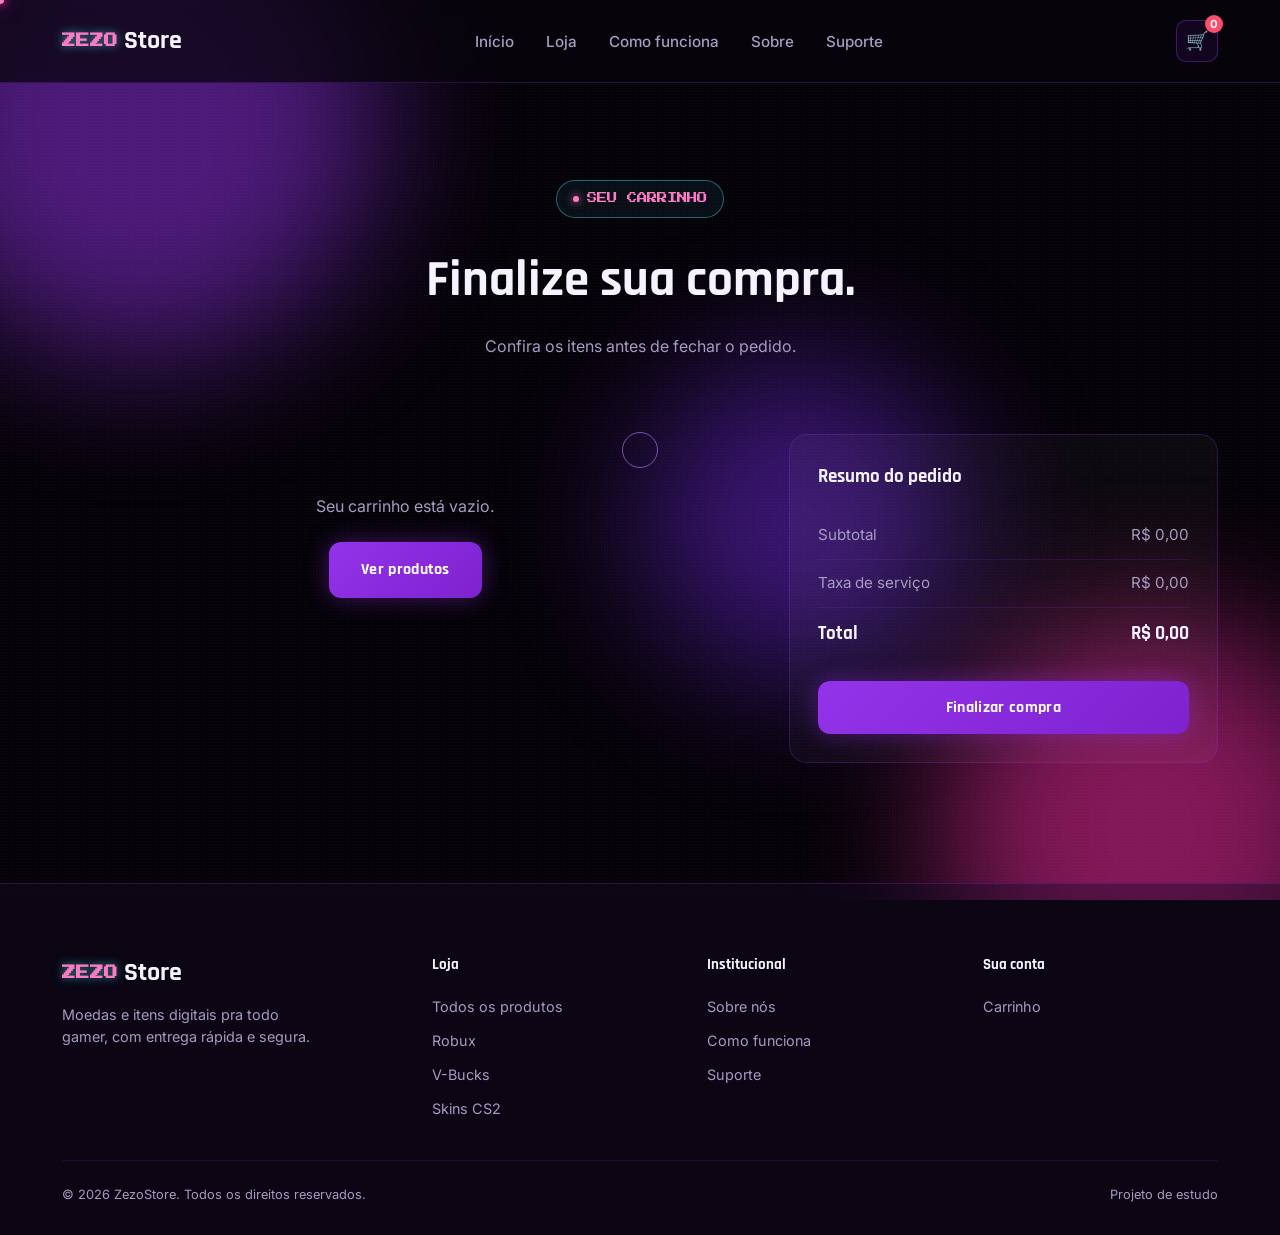
<file: carrinho.html>
<!DOCTYPE html>
<html lang="pt-BR">
<head>
  <meta charset="UTF-8" />
  <meta name="viewport" content="width=device-width, initial-scale=1.0" />
  <title>Carrinho — ZezoStore</title>
  <link rel="preconnect" href="https://fonts.googleapis.com" />
  <link rel="preconnect" href="https://fonts.gstatic.com" crossorigin />
  <link
    href="https://fonts.googleapis.com/css2?family=Press+Start+2P&family=Rajdhani:wght@600;700&family=Inter:wght@400;500;600&display=swap"
    rel="stylesheet"
  />
  <link rel="stylesheet" href="css/style.css" />
</head>
<body>

  <div class="bg-orbs">
    <span class="orb-1"></span>
    <span class="orb-2"></span>
    <span class="orb-3"></span>
  </div>
  <div class="bg-noise"></div>

  <div class="cursor-ring"></div>
  <div class="cursor-dot"></div>
  <canvas id="trail-canvas"></canvas>

  <!-- ===================== HEADER ===================== -->
  <header class="header">
    <div class="container">
      <a href="index.html" class="logo">
        <span class="pixel">ZEZO</span>Store
      </a>

      <nav>
        <ul class="nav-links">
          <li><a href="index.html">Início</a></li>
          <li><a href="loja.html">Loja</a></li>
          <li><a href="faq.html">Como funciona</a></li>
          <li><a href="sobre.html">Sobre</a></li>
          <li><a href="contato.html">Suporte</a></li>
        </ul>
      </nav>

      <div class="header-actions">
        <a href="carrinho.html" class="cart-btn" aria-label="Carrinho">
          🛒
          <span class="cart-count">0</span>
        </a>
        <button class="menu-toggle" aria-label="Abrir menu">
          <span></span>
          <span></span>
          <span></span>
        </button>
      </div>
    </div>
  </header>

  <!-- ===================== CABEÇALHO DA PÁGINA ===================== -->
  <section class="page-hero">
    <div class="container">
      <div class="hero-badge">
        <span class="dot"></span>
        SEU CARRINHO
      </div>
      <h1>Finalize sua compra.</h1>
      <p>Confira os itens antes de fechar o pedido.</p>
    </div>
  </section>

  <!-- ===================== CARRINHO ===================== -->
  <section class="cart-section">
    <div class="container cart-layout">

      <div class="cart-items" id="cart-items">
        <!-- preenchido via JS -->
      </div>

      <div class="cart-summary">
        <h3>Resumo do pedido</h3>
        <div class="cart-summary-line">
          <span>Subtotal</span>
          <span id="cart-subtotal">R$ 0,00</span>
        </div>
        <div class="cart-summary-line">
          <span>Taxa de serviço</span>
          <span>R$ 0,00</span>
        </div>
        <div class="cart-summary-line total">
          <span>Total</span>
          <span id="cart-total">R$ 0,00</span>
        </div>
        <button class="btn-primary" id="checkout-btn" style="width: 100%; justify-content: center; margin-top: 20px;">
          Finalizar compra
        </button>
      </div>

    </div>
  </section>

  <!-- ===================== MODAL DE CHECKOUT ===================== -->
  <div class="modal-overlay" id="checkout-modal">
    <div class="modal-box">

      <div id="modal-step-payment">
        <h3>Forma de pagamento</h3>
        <div class="payment-methods">
          <div class="payment-method active" data-method="pix">Pix</div>
          <div class="payment-method" data-method="cartao">Cartão</div>
        </div>

        <div id="pix-fields">
          <div class="pix-box">
            <p>Escaneie o QR Code ou copie o código Pix abaixo (simulação).</p>
            <div class="pix-code">00020126580014BR.GOV.BCB.PIX0136zezostore-fake-pix-a1b2c3d4e5f65204000053039865802BR5913ZezoStore6009SAOPAULO62070503***6304ABCD</div>
          </div>
        </div>

        <div id="card-fields" style="display:none;">
          <input type="text" placeholder="Número do cartão" />
          <input type="text" placeholder="Nome no cartão" />
          <div style="display:flex; gap:10px;">
            <input type="text" placeholder="Validade" style="flex:1;" />
            <input type="text" placeholder="CVV" style="flex:1;" />
          </div>
        </div>

        <button class="btn-primary" id="confirm-payment-btn" style="width: 100%; justify-content: center; margin-top: 8px;">
          Confirmar pagamento
        </button>
        <button class="modal-close" id="close-modal-btn">Cancelar</button>
      </div>

      <div id="modal-step-success" style="display:none;">
        <div class="modal-success">
          <div class="check">✓</div>
          <h3 style="text-align:center;">Pedido confirmado!</h3>
          <p style="text-align:center; color: var(--text-muted); margin-top: 8px;">
            Seus itens serão entregues em instantes (simulação — projeto de estudo).
          </p>
        </div>
        <button class="modal-close" id="close-success-btn">Fechar</button>
      </div>

    </div>
  </div>

  <!-- ===================== FOOTER ===================== -->
  <footer class="footer">
    <div class="container">
      <div class="footer-top">
        <div class="footer-brand">
          <a href="index.html" class="logo"><span class="pixel">ZEZO</span>Store</a>
          <p>Moedas e itens digitais pra todo gamer, com entrega rápida e segura.</p>
        </div>

        <div class="footer-col">
          <h4>Loja</h4>
          <ul>
            <li><a href="loja.html">Todos os produtos</a></li>
            <li><a href="categoria.html?jogo=robux">Robux</a></li>
            <li><a href="categoria.html?jogo=vbucks">V-Bucks</a></li>
            <li><a href="categoria.html?jogo=cs2">Skins CS2</a></li>
          </ul>
        </div>

        <div class="footer-col">
          <h4>Institucional</h4>
          <ul>
            <li><a href="sobre.html">Sobre nós</a></li>
            <li><a href="faq.html">Como funciona</a></li>
            <li><a href="contato.html">Suporte</a></li>
          </ul>
        </div>

        <div class="footer-col">
          <h4>Sua conta</h4>
          <ul>
            <li><a href="carrinho.html">Carrinho</a></li>
          </ul>
        </div>
      </div>

      <div class="footer-bottom">
        <p>&copy; 2026 ZezoStore. Todos os direitos reservados.</p>
        <p>Projeto de estudo</p>
      </div>
    </div>
  </footer>

  <script src="js/products.js"></script>
  <script src="js/cart.js"></script>
  <script src="js/script.js"></script>
  <script src="js/cursor.js"></script>
  <script src="js/checkout.js"></script>
</body>
</html>
</file>
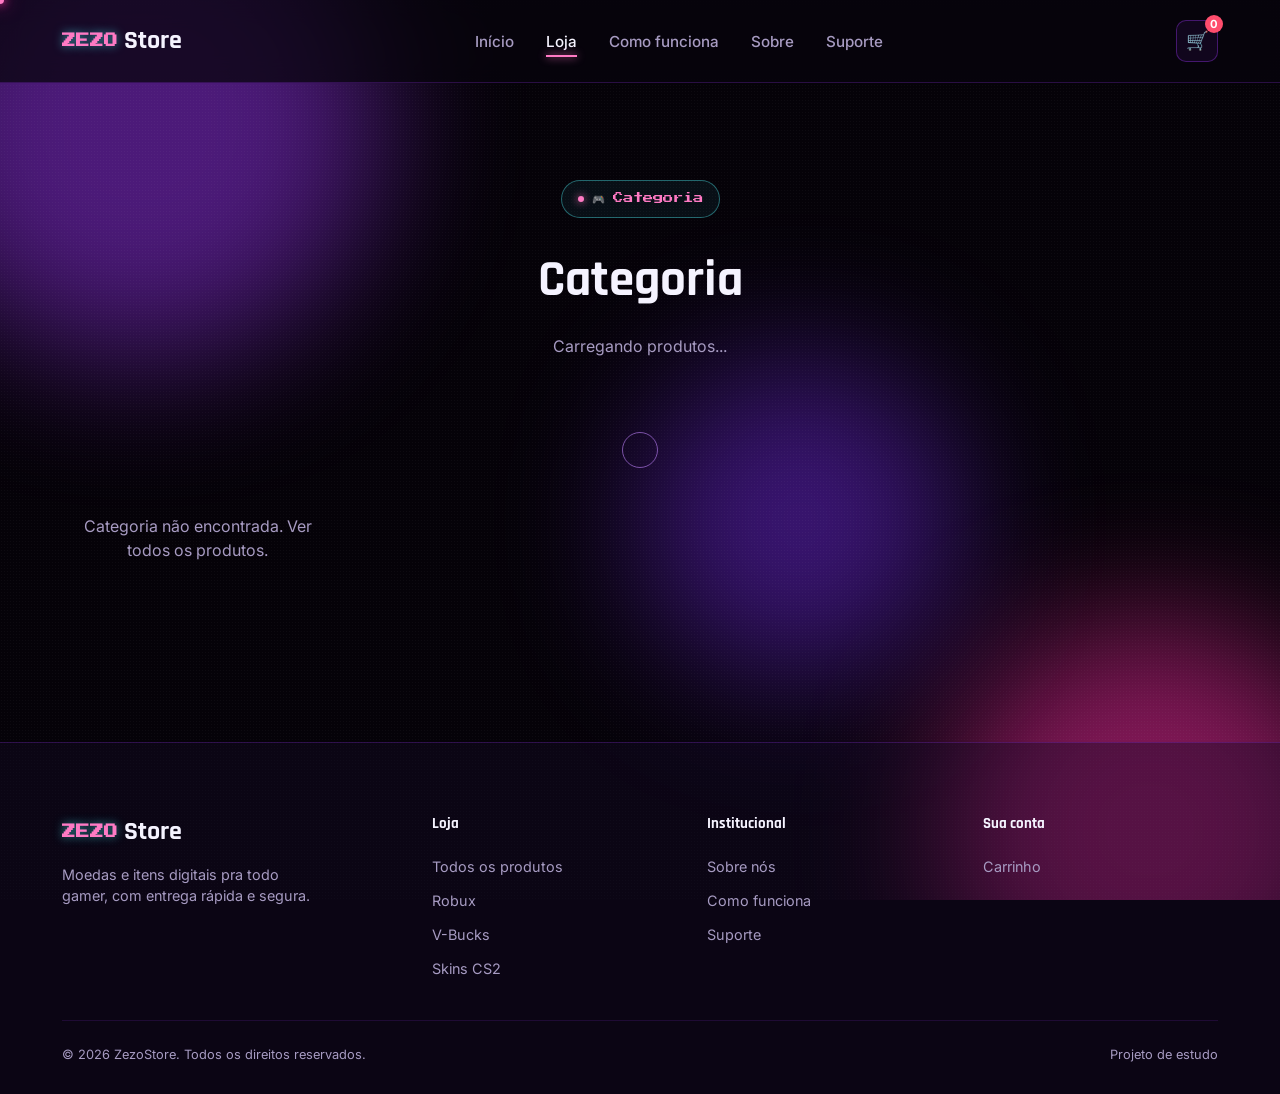
<file: categoria.html>
<!DOCTYPE html>
<html lang="pt-BR">
<head>
  <meta charset="UTF-8" />
  <meta name="viewport" content="width=device-width, initial-scale=1.0" />
  <title>Categoria — ZezoStore</title>
  <link rel="preconnect" href="https://fonts.googleapis.com" />
  <link rel="preconnect" href="https://fonts.gstatic.com" crossorigin />
  <link
    href="https://fonts.googleapis.com/css2?family=Press+Start+2P&family=Rajdhani:wght@600;700&family=Inter:wght@400;500;600&display=swap"
    rel="stylesheet"
  />
  <link rel="stylesheet" href="css/style.css" />
</head>
<body>

  <div class="bg-orbs">
    <span class="orb-1"></span>
    <span class="orb-2"></span>
    <span class="orb-3"></span>
  </div>
  <div class="bg-noise"></div>

  <div class="cursor-ring"></div>
  <div class="cursor-dot"></div>
  <canvas id="trail-canvas"></canvas>

  <!-- ===================== HEADER ===================== -->
  <header class="header">
    <div class="container">
      <a href="index.html" class="logo">
        <span class="pixel">ZEZO</span>Store
      </a>

      <nav>
        <ul class="nav-links">
          <li><a href="index.html">Início</a></li>
          <li><a href="loja.html" class="active">Loja</a></li>
          <li><a href="faq.html">Como funciona</a></li>
          <li><a href="sobre.html">Sobre</a></li>
          <li><a href="contato.html">Suporte</a></li>
        </ul>
      </nav>

      <div class="header-actions">
        <a href="carrinho.html" class="cart-btn" aria-label="Carrinho">
          🛒
          <span class="cart-count">0</span>
        </a>
        <button class="menu-toggle" aria-label="Abrir menu">
          <span></span>
          <span></span>
          <span></span>
        </button>
      </div>
    </div>
  </header>

  <!-- ===================== CABEÇALHO DA PÁGINA ===================== -->
  <section class="page-hero">
    <div class="container">
      <div class="hero-badge">
        <span class="dot"></span>
        <span data-categoria-icone>🎮</span>
        <span data-categoria-titulo-badge>Categoria</span>
      </div>
      <h1 data-categoria-titulo>Categoria</h1>
      <p data-categoria-desc>Carregando produtos...</p>
    </div>
  </section>

  <!-- ===================== PRODUTOS ===================== -->
  <section class="products-section">
    <div class="container">
      <div class="product-grid"></div>
    </div>
  </section>

  <!-- ===================== FOOTER ===================== -->
  <footer class="footer">
    <div class="container">
      <div class="footer-top">
        <div class="footer-brand">
          <a href="index.html" class="logo"><span class="pixel">ZEZO</span>Store</a>
          <p>Moedas e itens digitais pra todo gamer, com entrega rápida e segura.</p>
        </div>

        <div class="footer-col">
          <h4>Loja</h4>
          <ul>
            <li><a href="loja.html">Todos os produtos</a></li>
            <li><a href="categoria.html?jogo=robux">Robux</a></li>
            <li><a href="categoria.html?jogo=vbucks">V-Bucks</a></li>
            <li><a href="categoria.html?jogo=cs2">Skins CS2</a></li>
          </ul>
        </div>

        <div class="footer-col">
          <h4>Institucional</h4>
          <ul>
            <li><a href="sobre.html">Sobre nós</a></li>
            <li><a href="faq.html">Como funciona</a></li>
            <li><a href="contato.html">Suporte</a></li>
          </ul>
        </div>

        <div class="footer-col">
          <h4>Sua conta</h4>
          <ul>
            <li><a href="carrinho.html">Carrinho</a></li>
          </ul>
        </div>
      </div>

      <div class="footer-bottom">
        <p>&copy; 2026 ZezoStore. Todos os direitos reservados.</p>
        <p>Projeto de estudo</p>
      </div>
    </div>
  </footer>

  <script src="js/products.js"></script>
  <script src="js/cart.js"></script>
  <script src="js/catalog.js"></script>
  <script src="js/script.js"></script>
  <script src="js/cursor.js"></script>
</body>
</html>
</file>
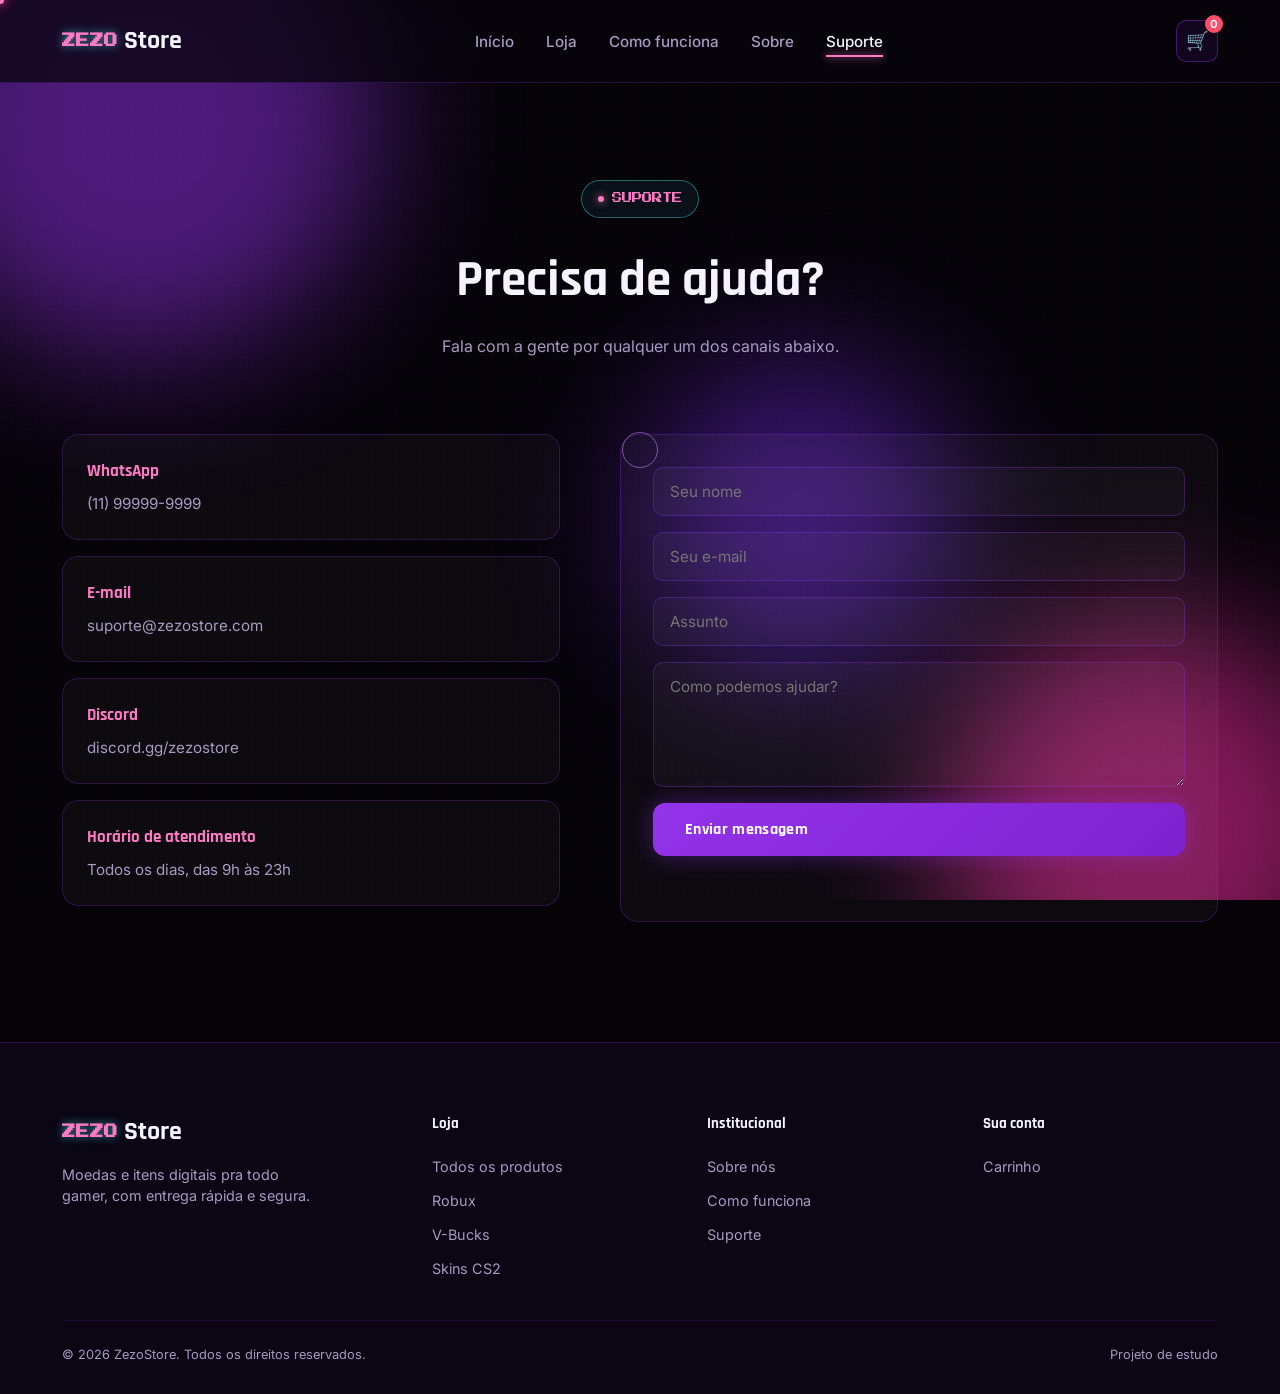
<file: contato.html>
<!DOCTYPE html>
<html lang="pt-BR">
<head>
  <meta charset="UTF-8" />
  <meta name="viewport" content="width=device-width, initial-scale=1.0" />
  <title>Suporte — ZezoStore</title>
  <link rel="preconnect" href="https://fonts.googleapis.com" />
  <link rel="preconnect" href="https://fonts.gstatic.com" crossorigin />
  <link
    href="https://fonts.googleapis.com/css2?family=Press+Start+2P&family=Rajdhani:wght@600;700&family=Inter:wght@400;500;600&display=swap"
    rel="stylesheet"
  />
  <link rel="stylesheet" href="css/style.css" />
</head>
<body>

  <div class="bg-orbs">
    <span class="orb-1"></span>
    <span class="orb-2"></span>
    <span class="orb-3"></span>
  </div>
  <div class="bg-noise"></div>

  <div class="cursor-ring"></div>
  <div class="cursor-dot"></div>
  <canvas id="trail-canvas"></canvas>

  <!-- ===================== HEADER ===================== -->
  <header class="header">
    <div class="container">
      <a href="index.html" class="logo">
        <span class="pixel">ZEZO</span>Store
      </a>

      <nav>
        <ul class="nav-links">
          <li><a href="index.html">Início</a></li>
          <li><a href="loja.html">Loja</a></li>
          <li><a href="faq.html">Como funciona</a></li>
          <li><a href="sobre.html">Sobre</a></li>
          <li><a href="contato.html" class="active">Suporte</a></li>
        </ul>
      </nav>

      <div class="header-actions">
        <a href="carrinho.html" class="cart-btn" aria-label="Carrinho">
          🛒
          <span class="cart-count">0</span>
        </a>
        <button class="menu-toggle" aria-label="Abrir menu">
          <span></span>
          <span></span>
          <span></span>
        </button>
      </div>
    </div>
  </header>

  <!-- ===================== CABEÇALHO DA PÁGINA ===================== -->
  <section class="page-hero">
    <div class="container">
      <div class="hero-badge">
        <span class="dot"></span>
        SUPORTE
      </div>
      <h1>Precisa de ajuda?</h1>
      <p>Fala com a gente por qualquer um dos canais abaixo.</p>
    </div>
  </section>

  <!-- ===================== CONTATO ===================== -->
  <section class="contact-section">
    <div class="container contact-grid">

      <div class="contact-info">
        <div class="contact-card">
          <h3>WhatsApp</h3>
          <p><a href="https://wa.me/5511999999999" target="_blank" rel="noopener">(11) 99999-9999</a></p>
        </div>
        <div class="contact-card">
          <h3>E-mail</h3>
          <p><a href="mailto:suporte@zezostore.com">suporte@zezostore.com</a></p>
        </div>
        <div class="contact-card">
          <h3>Discord</h3>
          <p><a href="#" target="_blank" rel="noopener">discord.gg/zezostore</a></p>
        </div>
        <div class="contact-card">
          <h3>Horário de atendimento</h3>
          <p>Todos os dias, das 9h às 23h</p>
        </div>
      </div>

      <form class="contact-form" id="contact-form">
        <input type="text" placeholder="Seu nome" required />
        <input type="email" placeholder="Seu e-mail" required />
        <input type="text" placeholder="Assunto" required />
        <textarea rows="5" placeholder="Como podemos ajudar?" required></textarea>
        <button type="submit" class="btn-primary">Enviar mensagem</button>
        <p class="form-feedback" style="display:none; color: var(--magenta-light); font-size: 0.9rem;"></p>
      </form>

    </div>
  </section>

  <!-- ===================== FOOTER ===================== -->
  <footer class="footer">
    <div class="container">
      <div class="footer-top">
        <div class="footer-brand">
          <a href="index.html" class="logo"><span class="pixel">ZEZO</span>Store</a>
          <p>Moedas e itens digitais pra todo gamer, com entrega rápida e segura.</p>
        </div>

        <div class="footer-col">
          <h4>Loja</h4>
          <ul>
            <li><a href="loja.html">Todos os produtos</a></li>
            <li><a href="categoria.html?jogo=robux">Robux</a></li>
            <li><a href="categoria.html?jogo=vbucks">V-Bucks</a></li>
            <li><a href="categoria.html?jogo=cs2">Skins CS2</a></li>
          </ul>
        </div>

        <div class="footer-col">
          <h4>Institucional</h4>
          <ul>
            <li><a href="sobre.html">Sobre nós</a></li>
            <li><a href="faq.html">Como funciona</a></li>
            <li><a href="contato.html">Suporte</a></li>
          </ul>
        </div>

        <div class="footer-col">
          <h4>Sua conta</h4>
          <ul>
            <li><a href="carrinho.html">Carrinho</a></li>
          </ul>
        </div>
      </div>

      <div class="footer-bottom">
        <p>&copy; 2026 ZezoStore. Todos os direitos reservados.</p>
        <p>Projeto de estudo</p>
      </div>
    </div>
  </footer>

  <script src="js/products.js"></script>
  <script src="js/cart.js"></script>
  <script src="js/script.js"></script>
  <script src="js/cursor.js"></script>
  <script>
    document.getElementById("contact-form").addEventListener("submit", (e) => {
      e.preventDefault();
      const feedback = e.target.querySelector(".form-feedback");
      feedback.textContent = "Mensagem enviada! Nosso suporte responde em breve. (simulação — projeto de estudo)";
      feedback.style.display = "block";
      e.target.reset();
    });
  </script>
</body>
</html>
</file>
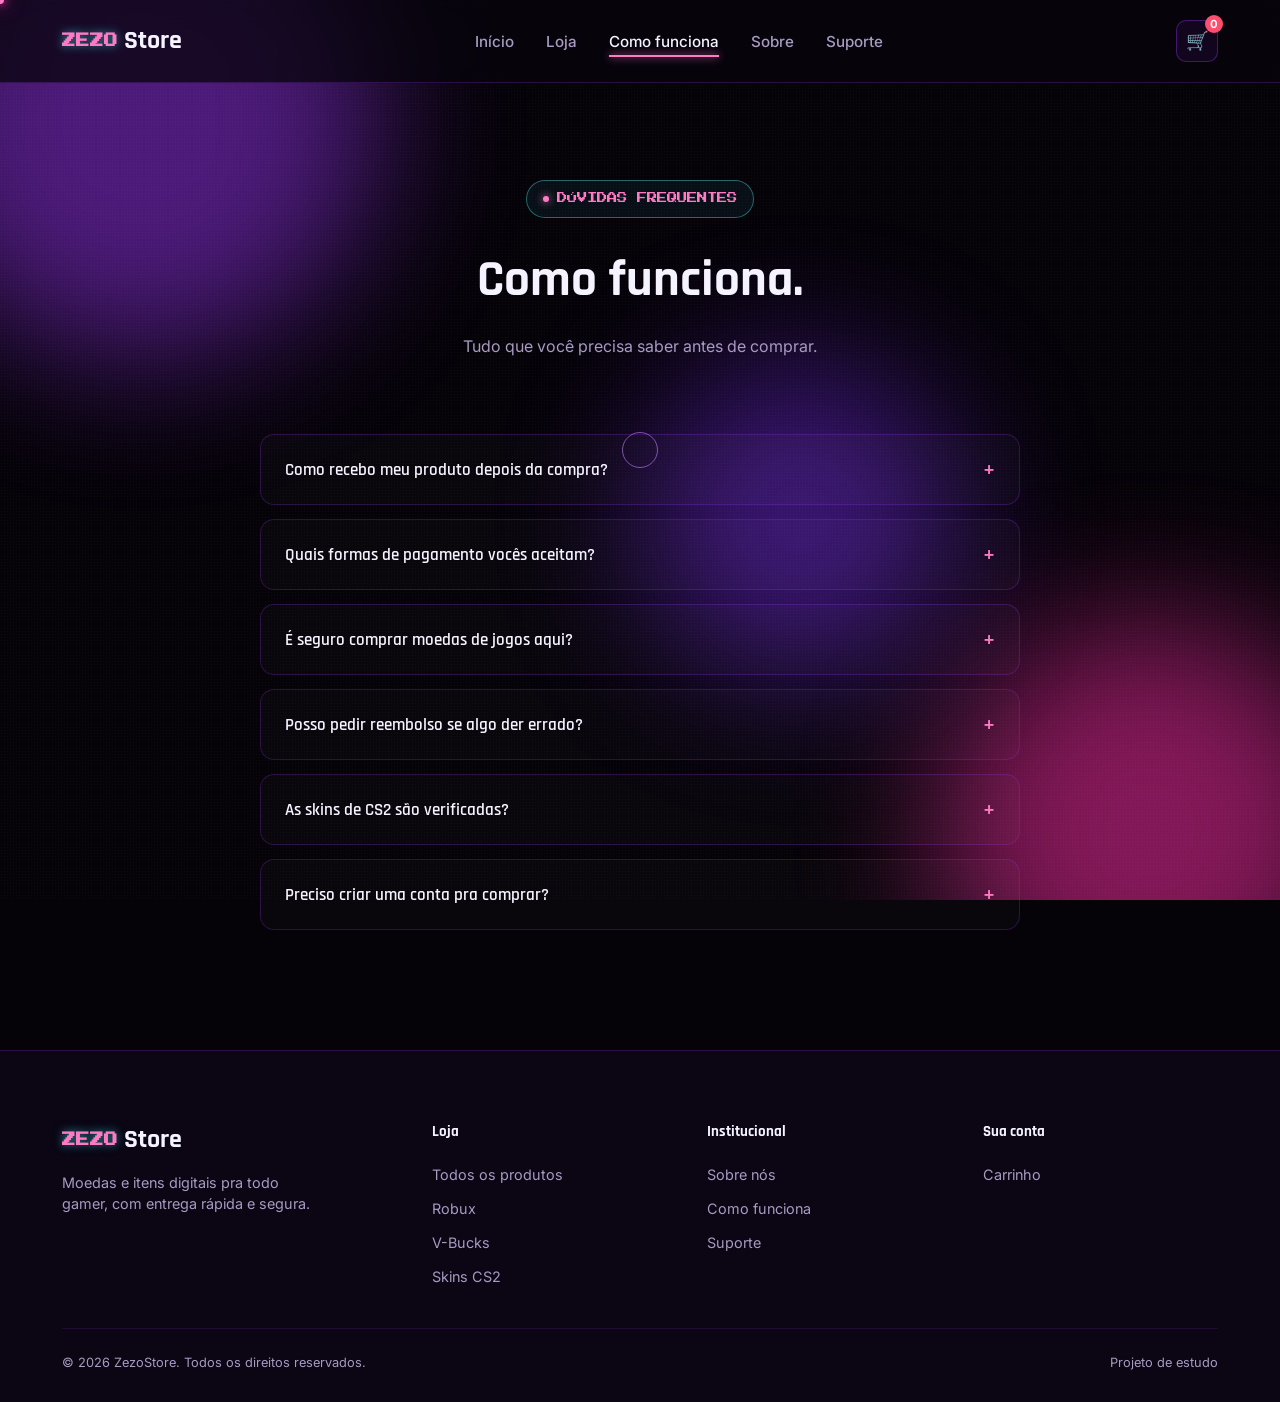
<file: faq.html>
<!DOCTYPE html>
<html lang="pt-BR">
<head>
  <meta charset="UTF-8" />
  <meta name="viewport" content="width=device-width, initial-scale=1.0" />
  <title>Como funciona — ZezoStore</title>
  <link rel="preconnect" href="https://fonts.googleapis.com" />
  <link rel="preconnect" href="https://fonts.gstatic.com" crossorigin />
  <link
    href="https://fonts.googleapis.com/css2?family=Press+Start+2P&family=Rajdhani:wght@600;700&family=Inter:wght@400;500;600&display=swap"
    rel="stylesheet"
  />
  <link rel="stylesheet" href="css/style.css" />
</head>
<body>

  <div class="bg-orbs">
    <span class="orb-1"></span>
    <span class="orb-2"></span>
    <span class="orb-3"></span>
  </div>
  <div class="bg-noise"></div>

  <div class="cursor-ring"></div>
  <div class="cursor-dot"></div>
  <canvas id="trail-canvas"></canvas>

  <!-- ===================== HEADER ===================== -->
  <header class="header">
    <div class="container">
      <a href="index.html" class="logo">
        <span class="pixel">ZEZO</span>Store
      </a>

      <nav>
        <ul class="nav-links">
          <li><a href="index.html">Início</a></li>
          <li><a href="loja.html">Loja</a></li>
          <li><a href="faq.html" class="active">Como funciona</a></li>
          <li><a href="sobre.html">Sobre</a></li>
          <li><a href="contato.html">Suporte</a></li>
        </ul>
      </nav>

      <div class="header-actions">
        <a href="carrinho.html" class="cart-btn" aria-label="Carrinho">
          🛒
          <span class="cart-count">0</span>
        </a>
        <button class="menu-toggle" aria-label="Abrir menu">
          <span></span>
          <span></span>
          <span></span>
        </button>
      </div>
    </div>
  </header>

  <!-- ===================== CABEÇALHO DA PÁGINA ===================== -->
  <section class="page-hero">
    <div class="container">
      <div class="hero-badge">
        <span class="dot"></span>
        DÚVIDAS FREQUENTES
      </div>
      <h1>Como funciona.</h1>
      <p>Tudo que você precisa saber antes de comprar.</p>
    </div>
  </section>

  <!-- ===================== FAQ ===================== -->
  <section class="faq-section">
    <div class="container">
      <div class="faq-list">

        <div class="faq-item">
          <button class="faq-question">
            Como recebo meu produto depois da compra?
            <span class="plus">+</span>
          </button>
          <div class="faq-answer">
            <p>A entrega é automática: assim que o pagamento é confirmado, o código ou crédito é enviado pro e-mail cadastrado em poucos minutos.</p>
          </div>
        </div>

        <div class="faq-item">
          <button class="faq-question">
            Quais formas de pagamento vocês aceitam?
            <span class="plus">+</span>
          </button>
          <div class="faq-answer">
            <p>Aceitamos Pix e cartão de crédito. O Pix costuma confirmar na hora; o cartão pode levar alguns minutos pra aprovar.</p>
          </div>
        </div>

        <div class="faq-item">
          <button class="faq-question">
            É seguro comprar moedas de jogos aqui?
            <span class="plus">+</span>
          </button>
          <div class="faq-answer">
            <p>Sim. Todo o processo é feito de forma direta com o cliente, sem compartilhar senha de conta em momento nenhum.</p>
          </div>
        </div>

        <div class="faq-item">
          <button class="faq-question">
            Posso pedir reembolso se algo der errado?
            <span class="plus">+</span>
          </button>
          <div class="faq-answer">
            <p>Sim, em caso de erro na entrega ou produto incorreto, entre em contato com o suporte que resolvemos o mais rápido possível.</p>
          </div>
        </div>

        <div class="faq-item">
          <button class="faq-question">
            As skins de CS2 são verificadas?
            <span class="plus">+</span>
          </button>
          <div class="faq-answer">
            <p>Sim, todas as skins passam por verificação antes de entrarem no catálogo, garantindo autenticidade e float correto.</p>
          </div>
        </div>

        <div class="faq-item">
          <button class="faq-question">
            Preciso criar uma conta pra comprar?
            <span class="plus">+</span>
          </button>
          <div class="faq-answer">
            <p>Não, você pode comprar direto, informando só os dados necessários pra entrega no momento da finalização.</p>
          </div>
        </div>

      </div>
    </div>
  </section>

  <!-- ===================== FOOTER ===================== -->
  <footer class="footer">
    <div class="container">
      <div class="footer-top">
        <div class="footer-brand">
          <a href="index.html" class="logo"><span class="pixel">ZEZO</span>Store</a>
          <p>Moedas e itens digitais pra todo gamer, com entrega rápida e segura.</p>
        </div>

        <div class="footer-col">
          <h4>Loja</h4>
          <ul>
            <li><a href="loja.html">Todos os produtos</a></li>
            <li><a href="categoria.html?jogo=robux">Robux</a></li>
            <li><a href="categoria.html?jogo=vbucks">V-Bucks</a></li>
            <li><a href="categoria.html?jogo=cs2">Skins CS2</a></li>
          </ul>
        </div>

        <div class="footer-col">
          <h4>Institucional</h4>
          <ul>
            <li><a href="sobre.html">Sobre nós</a></li>
            <li><a href="faq.html">Como funciona</a></li>
            <li><a href="contato.html">Suporte</a></li>
          </ul>
        </div>

        <div class="footer-col">
          <h4>Sua conta</h4>
          <ul>
            <li><a href="carrinho.html">Carrinho</a></li>
          </ul>
        </div>
      </div>

      <div class="footer-bottom">
        <p>&copy; 2026 ZezoStore. Todos os direitos reservados.</p>
        <p>Projeto de estudo</p>
      </div>
    </div>
  </footer>

  <script src="js/products.js"></script>
  <script src="js/cart.js"></script>
  <script src="js/script.js"></script>
  <script src="js/cursor.js"></script>
  <script src="js/faq.js"></script>
</body>
</html>
</file>
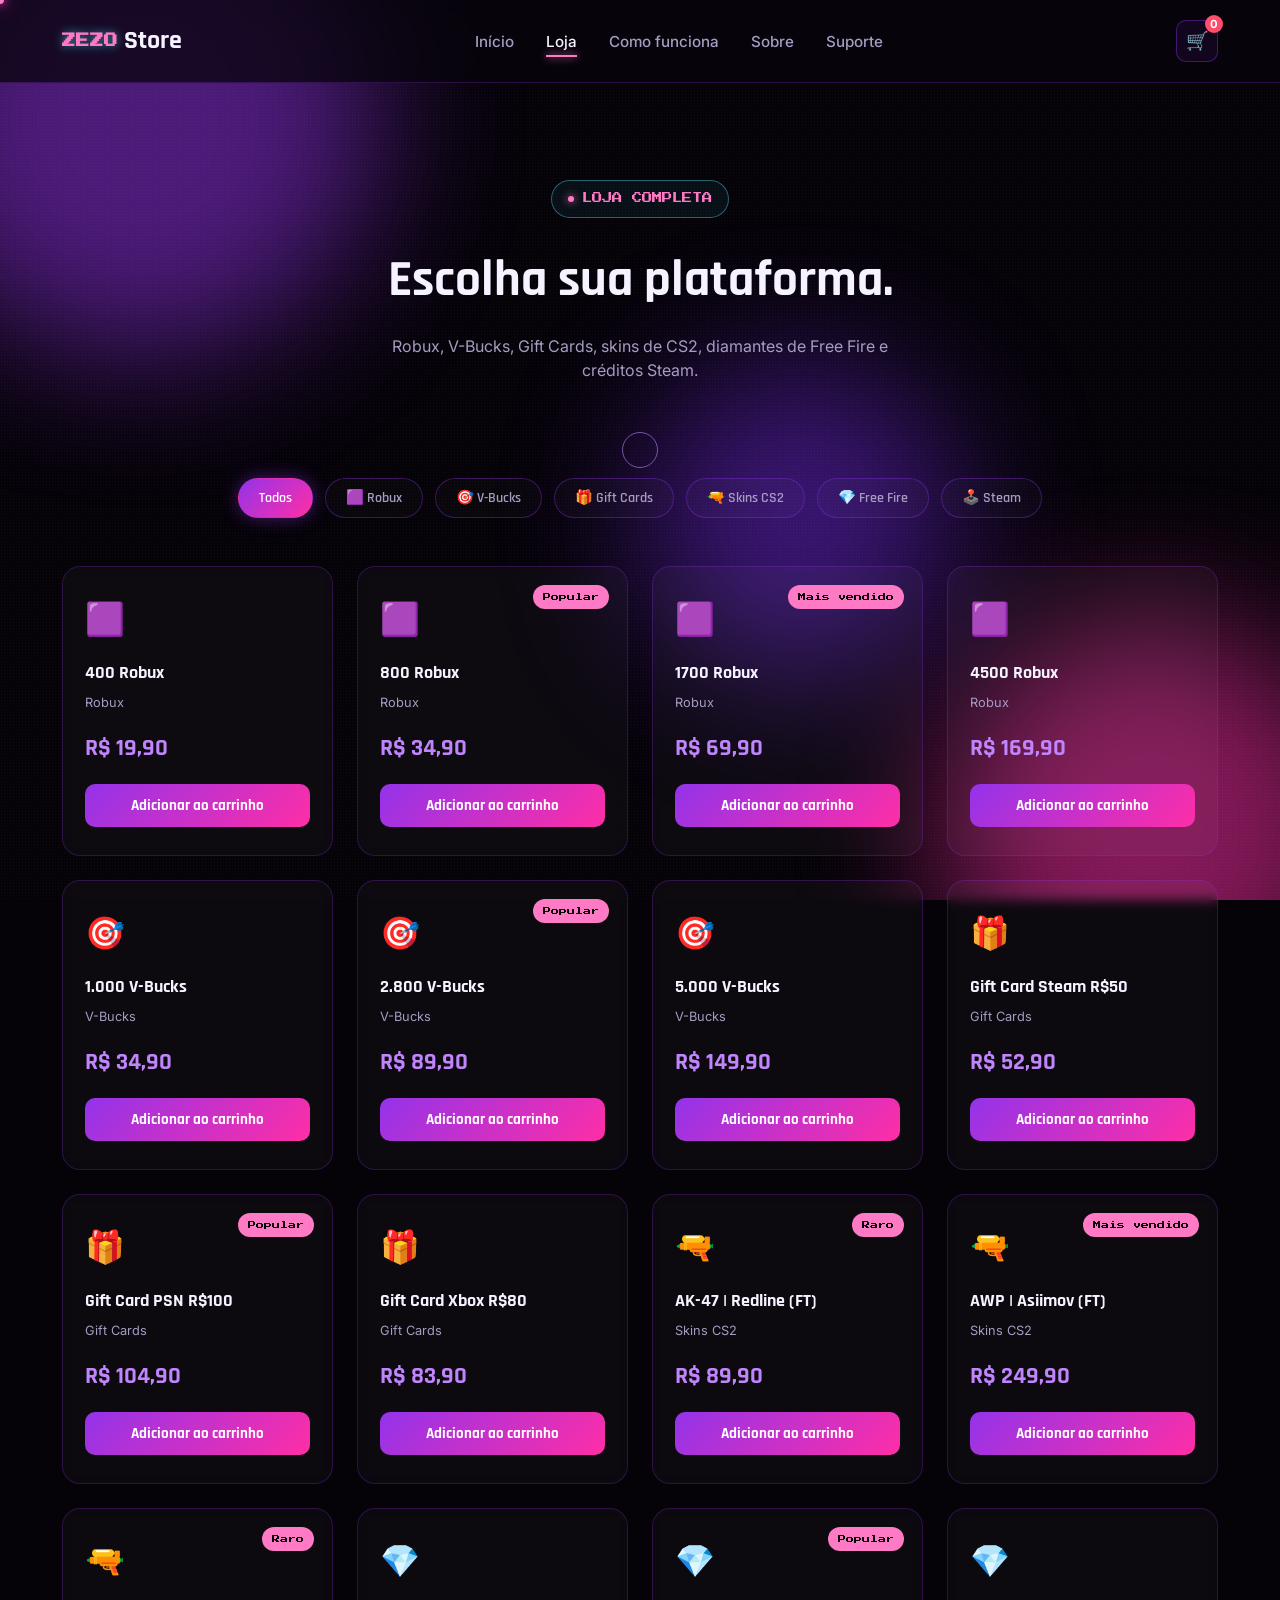
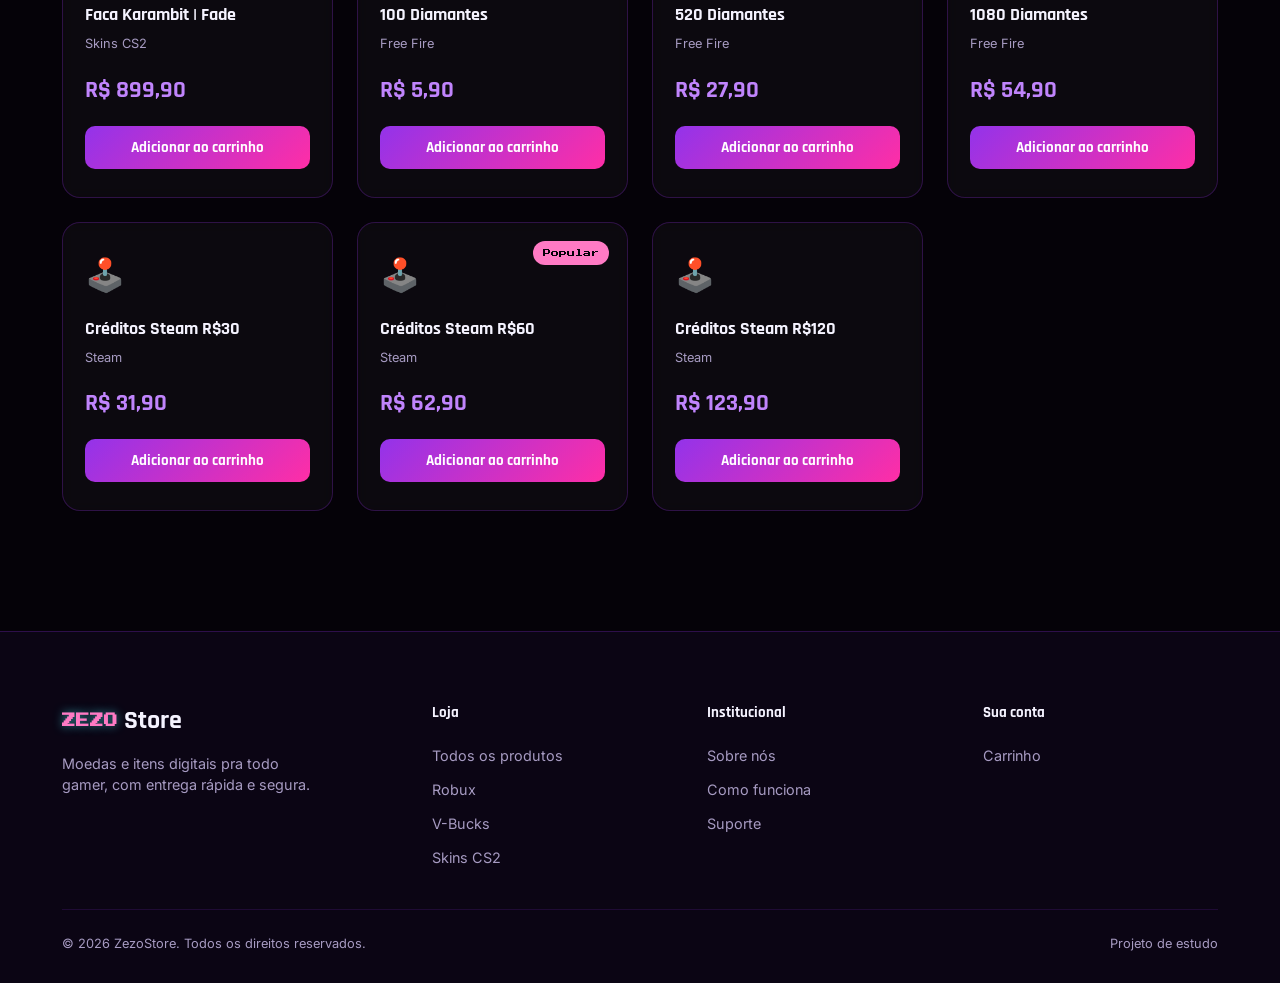
<file: loja.html>
<!DOCTYPE html>
<html lang="pt-BR">
<head>
  <meta charset="UTF-8" />
  <meta name="viewport" content="width=device-width, initial-scale=1.0" />
  <title>Loja — ZezoStore</title>
  <link rel="preconnect" href="https://fonts.googleapis.com" />
  <link rel="preconnect" href="https://fonts.gstatic.com" crossorigin />
  <link
    href="https://fonts.googleapis.com/css2?family=Press+Start+2P&family=Rajdhani:wght@600;700&family=Inter:wght@400;500;600&display=swap"
    rel="stylesheet"
  />
  <link rel="stylesheet" href="css/style.css" />
</head>
<body>

  <div class="bg-orbs">
    <span class="orb-1"></span>
    <span class="orb-2"></span>
    <span class="orb-3"></span>
  </div>
  <div class="bg-noise"></div>

  <div class="cursor-ring"></div>
  <div class="cursor-dot"></div>
  <canvas id="trail-canvas"></canvas>

  <!-- ===================== HEADER ===================== -->
  <header class="header">
    <div class="container">
      <a href="index.html" class="logo">
        <span class="pixel">ZEZO</span>Store
      </a>

      <nav>
        <ul class="nav-links">
          <li><a href="index.html">Início</a></li>
          <li><a href="loja.html" class="active">Loja</a></li>
          <li><a href="faq.html">Como funciona</a></li>
          <li><a href="sobre.html">Sobre</a></li>
          <li><a href="contato.html">Suporte</a></li>
        </ul>
      </nav>

      <div class="header-actions">
        <a href="carrinho.html" class="cart-btn" aria-label="Carrinho">
          🛒
          <span class="cart-count">0</span>
        </a>
        <button class="menu-toggle" aria-label="Abrir menu">
          <span></span>
          <span></span>
          <span></span>
        </button>
      </div>
    </div>
  </header>

  <!-- ===================== CABEÇALHO DA PÁGINA ===================== -->
  <section class="page-hero">
    <div class="container">
      <div class="hero-badge">
        <span class="dot"></span>
        LOJA COMPLETA
      </div>
      <h1>Escolha sua plataforma.</h1>
      <p>Robux, V-Bucks, Gift Cards, skins de CS2, diamantes de Free Fire e créditos Steam.</p>
    </div>
  </section>

  <!-- ===================== PRODUTOS ===================== -->
  <section class="products-section">
    <div class="container">
      <div class="category-filters">
        <button class="filter-btn" data-categoria="todos">Todos</button>
        <button class="filter-btn" data-categoria="robux">🟪 Robux</button>
        <button class="filter-btn" data-categoria="vbucks">🎯 V-Bucks</button>
        <button class="filter-btn" data-categoria="giftcards">🎁 Gift Cards</button>
        <button class="filter-btn" data-categoria="cs2">🔫 Skins CS2</button>
        <button class="filter-btn" data-categoria="freefire">💎 Free Fire</button>
        <button class="filter-btn" data-categoria="steam">🕹️ Steam</button>
      </div>

      <div class="product-grid"></div>
    </div>
  </section>

  <!-- ===================== FOOTER ===================== -->
  <footer class="footer">
    <div class="container">
      <div class="footer-top">
        <div class="footer-brand">
          <a href="index.html" class="logo"><span class="pixel">ZEZO</span>Store</a>
          <p>Moedas e itens digitais pra todo gamer, com entrega rápida e segura.</p>
        </div>

        <div class="footer-col">
          <h4>Loja</h4>
          <ul>
            <li><a href="loja.html">Todos os produtos</a></li>
            <li><a href="categoria.html?jogo=robux">Robux</a></li>
            <li><a href="categoria.html?jogo=vbucks">V-Bucks</a></li>
            <li><a href="categoria.html?jogo=cs2">Skins CS2</a></li>
          </ul>
        </div>

        <div class="footer-col">
          <h4>Institucional</h4>
          <ul>
            <li><a href="sobre.html">Sobre nós</a></li>
            <li><a href="faq.html">Como funciona</a></li>
            <li><a href="contato.html">Suporte</a></li>
          </ul>
        </div>

        <div class="footer-col">
          <h4>Sua conta</h4>
          <ul>
            <li><a href="carrinho.html">Carrinho</a></li>
          </ul>
        </div>
      </div>

      <div class="footer-bottom">
        <p>&copy; 2026 ZezoStore. Todos os direitos reservados.</p>
        <p>Projeto de estudo</p>
      </div>
    </div>
  </footer>

  <script src="js/products.js"></script>
  <script src="js/cart.js"></script>
  <script src="js/catalog.js"></script>
  <script src="js/script.js"></script>
  <script src="js/cursor.js"></script>
</body>
</html>
</file>
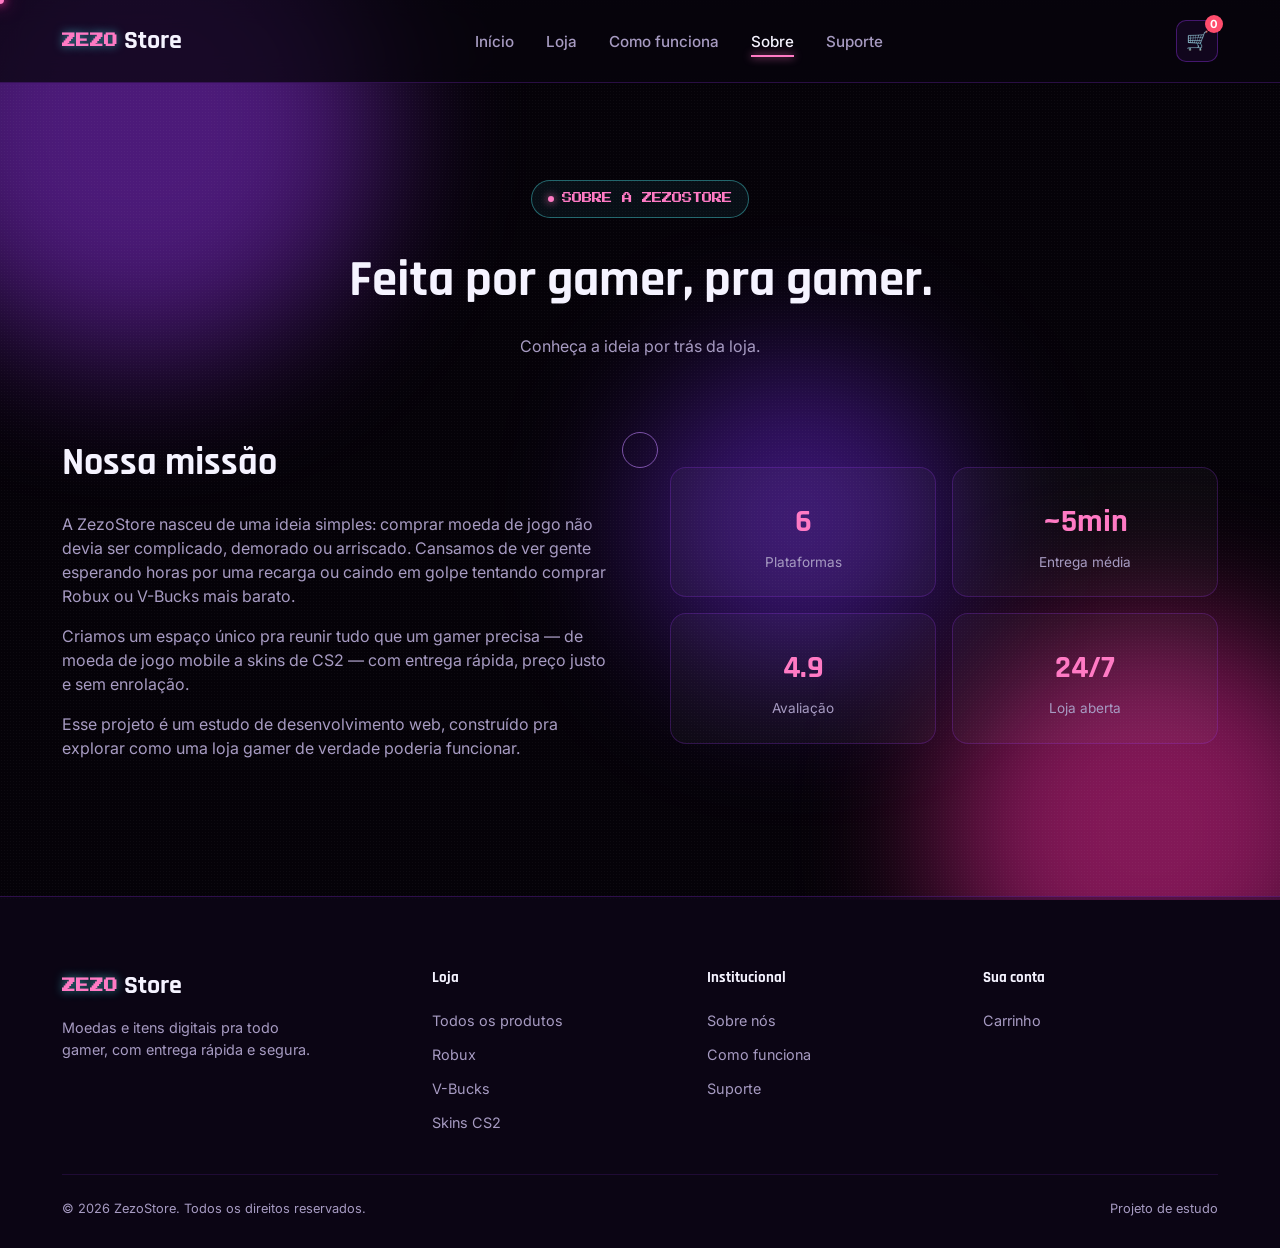
<file: sobre.html>
<!DOCTYPE html>
<html lang="pt-BR">
<head>
  <meta charset="UTF-8" />
  <meta name="viewport" content="width=device-width, initial-scale=1.0" />
  <title>Sobre — ZezoStore</title>
  <link rel="preconnect" href="https://fonts.googleapis.com" />
  <link rel="preconnect" href="https://fonts.gstatic.com" crossorigin />
  <link
    href="https://fonts.googleapis.com/css2?family=Press+Start+2P&family=Rajdhani:wght@600;700&family=Inter:wght@400;500;600&display=swap"
    rel="stylesheet"
  />
  <link rel="stylesheet" href="css/style.css" />
</head>
<body>

  <div class="bg-orbs">
    <span class="orb-1"></span>
    <span class="orb-2"></span>
    <span class="orb-3"></span>
  </div>
  <div class="bg-noise"></div>

  <div class="cursor-ring"></div>
  <div class="cursor-dot"></div>
  <canvas id="trail-canvas"></canvas>

  <!-- ===================== HEADER ===================== -->
  <header class="header">
    <div class="container">
      <a href="index.html" class="logo">
        <span class="pixel">ZEZO</span>Store
      </a>

      <nav>
        <ul class="nav-links">
          <li><a href="index.html">Início</a></li>
          <li><a href="loja.html">Loja</a></li>
          <li><a href="faq.html">Como funciona</a></li>
          <li><a href="sobre.html" class="active">Sobre</a></li>
          <li><a href="contato.html">Suporte</a></li>
        </ul>
      </nav>

      <div class="header-actions">
        <a href="carrinho.html" class="cart-btn" aria-label="Carrinho">
          🛒
          <span class="cart-count">0</span>
        </a>
        <button class="menu-toggle" aria-label="Abrir menu">
          <span></span>
          <span></span>
          <span></span>
        </button>
      </div>
    </div>
  </header>

  <!-- ===================== CABEÇALHO DA PÁGINA ===================== -->
  <section class="page-hero">
    <div class="container">
      <div class="hero-badge">
        <span class="dot"></span>
        SOBRE A ZEZOSTORE
      </div>
      <h1>Feita por gamer, pra gamer.</h1>
      <p>Conheça a ideia por trás da loja.</p>
    </div>
  </section>

  <!-- ===================== SOBRE ===================== -->
  <section class="about-section">
    <div class="container about-grid">
      <div class="about-text">
        <div class="section-head" style="text-align: left; margin: 0 0 20px;">
          <h2>Nossa missão</h2>
        </div>
        <p>
          A ZezoStore nasceu de uma ideia simples: comprar moeda de jogo não
          devia ser complicado, demorado ou arriscado. Cansamos de ver gente
          esperando horas por uma recarga ou caindo em golpe tentando comprar
          Robux ou V-Bucks mais barato.
        </p>
        <p>
          Criamos um espaço único pra reunir tudo que um gamer precisa — de
          moeda de jogo mobile a skins de CS2 — com entrega rápida, preço
          justo e sem enrolação.
        </p>
        <p>
          Esse projeto é um estudo de desenvolvimento web, construído pra
          explorar como uma loja gamer de verdade poderia funcionar.
        </p>
      </div>

      <div class="about-visual">
        <div class="about-visual-card">
          <p class="num">6</p>
          <p>Plataformas</p>
        </div>
        <div class="about-visual-card">
          <p class="num">~5min</p>
          <p>Entrega média</p>
        </div>
        <div class="about-visual-card">
          <p class="num">4.9</p>
          <p>Avaliação</p>
        </div>
        <div class="about-visual-card">
          <p class="num">24/7</p>
          <p>Loja aberta</p>
        </div>
      </div>
    </div>
  </section>

  <!-- ===================== FOOTER ===================== -->
  <footer class="footer">
    <div class="container">
      <div class="footer-top">
        <div class="footer-brand">
          <a href="index.html" class="logo"><span class="pixel">ZEZO</span>Store</a>
          <p>Moedas e itens digitais pra todo gamer, com entrega rápida e segura.</p>
        </div>

        <div class="footer-col">
          <h4>Loja</h4>
          <ul>
            <li><a href="loja.html">Todos os produtos</a></li>
            <li><a href="categoria.html?jogo=robux">Robux</a></li>
            <li><a href="categoria.html?jogo=vbucks">V-Bucks</a></li>
            <li><a href="categoria.html?jogo=cs2">Skins CS2</a></li>
          </ul>
        </div>

        <div class="footer-col">
          <h4>Institucional</h4>
          <ul>
            <li><a href="sobre.html">Sobre nós</a></li>
            <li><a href="faq.html">Como funciona</a></li>
            <li><a href="contato.html">Suporte</a></li>
          </ul>
        </div>

        <div class="footer-col">
          <h4>Sua conta</h4>
          <ul>
            <li><a href="carrinho.html">Carrinho</a></li>
          </ul>
        </div>
      </div>

      <div class="footer-bottom">
        <p>&copy; 2026 ZezoStore. Todos os direitos reservados.</p>
        <p>Projeto de estudo</p>
      </div>
    </div>
  </footer>

  <script src="js/products.js"></script>
  <script src="js/cart.js"></script>
  <script src="js/script.js"></script>
  <script src="js/cursor.js"></script>
</body>
</html>
</file>
<file: css/style.css>
/* ============================================
   ZezoStore — Estilos base
   Paleta: preto-arroxeado + roxo neon + ciano elétrico
   Tipografia: Press Start 2P (pixel, detalhes) +
   Rajdhani (títulos) + Inter (corpo)
   ============================================ */

:root {
  --bg: #050208;
  --bg-elevated: #150a28;
  --bg-elevated-2: #20103b;
  --purple: #9333ea;
  --purple-light: #c084fc;
  --magenta: #ff2ea6;
  --magenta-light: #ff7ac4;
  --text: #f5f3ff;
  --text-muted: #a79bc2;
  --danger: #ff4d6d;

  --font-pixel: "Press Start 2P", monospace;
  --font-display: "Rajdhani", sans-serif;
  --font-body: "Inter", sans-serif;

  --container: 1220px;
}

* {
  margin: 0;
  padding: 0;
  box-sizing: border-box;
}

html {
  scroll-behavior: smooth;
}

body {
  background: var(--bg);
  color: var(--text);
  font-family: var(--font-body);
  line-height: 1.5;
  -webkit-font-smoothing: antialiased;
  position: relative;
  overflow-x: hidden;
  cursor: none;
}

body.touch-device {
  cursor: auto;
}

/* Fundo com orbs animados */
.bg-orbs {
  position: fixed;
  inset: 0;
  z-index: -2;
  overflow: hidden;
  background: var(--bg);
}

.bg-orbs span {
  position: absolute;
  border-radius: 50%;
  filter: blur(70px);
  opacity: 0.5;
}

.orb-1 {
  width: 480px;
  height: 480px;
  top: -120px;
  left: -100px;
  background: var(--purple);
  animation: floatOrb1 16s ease-in-out infinite;
}

.orb-2 {
  width: 420px;
  height: 420px;
  bottom: -140px;
  right: -80px;
  background: var(--magenta);
  animation: floatOrb2 20s ease-in-out infinite;
}

.orb-3 {
  width: 320px;
  height: 320px;
  top: 40%;
  left: 50%;
  background: #6d28d9;
  animation: floatOrb3 22s ease-in-out infinite;
}

@keyframes floatOrb1 {
  0%, 100% { transform: translate(0, 0) scale(1); }
  50% { transform: translate(80px, 60px) scale(1.15); }
}

@keyframes floatOrb2 {
  0%, 100% { transform: translate(0, 0) scale(1); }
  50% { transform: translate(-70px, -50px) scale(1.1); }
}

@keyframes floatOrb3 {
  0%, 100% { transform: translate(-50%, -50%) scale(1); }
  50% { transform: translate(-45%, -55%) scale(1.2); }
}

.bg-noise {
  position: fixed;
  inset: 0;
  z-index: -1;
  background-image: radial-gradient(rgba(255, 255, 255, 0.035) 1px, transparent 1px);
  background-size: 3px 3px;
  pointer-events: none;
}

img {
  max-width: 100%;
  display: block;
}

a {
  color: inherit;
  text-decoration: none;
}

.container {
  width: 100%;
  max-width: var(--container);
  margin: 0 auto;
  padding: 0 32px;
}

a:focus-visible,
button:focus-visible,
input:focus-visible {
  outline: 2px solid var(--magenta-light);
  outline-offset: 3px;
}

@media (prefers-reduced-motion: reduce) {
  * {
    animation-duration: 0.001ms !important;
    transition-duration: 0.001ms !important;
  }
}

/* ============================================
   Cursor customizado
   ============================================ */

.cursor-dot,
.cursor-ring {
  position: fixed;
  top: 0;
  left: 0;
  border-radius: 50%;
  pointer-events: none;
  z-index: 9999;
  transform: translate(-50%, -50%);
}

.cursor-dot {
  width: 8px;
  height: 8px;
  background: var(--magenta-light);
  box-shadow: 0 0 10px var(--magenta), 0 0 20px var(--magenta);
}

.cursor-ring {
  width: 36px;
  height: 36px;
  border: 1.5px solid rgba(192, 132, 252, 0.6);
  transition: width 0.2s ease, height 0.2s ease, border-color 0.2s ease, background 0.2s ease;
}

.cursor-ring.is-hover {
  width: 56px;
  height: 56px;
  border-color: var(--magenta-light);
  background: rgba(255, 46, 166, 0.08);
}

#trail-canvas {
  position: fixed;
  inset: 0;
  width: 100%;
  height: 100%;
  pointer-events: none;
  z-index: 9998;
}

@media (max-width: 900px) {
  .cursor-dot,
  .cursor-ring {
    display: none;
  }

  body {
    cursor: auto;
  }
}

/* ============================================
   Header
   ============================================ */

.header {
  position: fixed;
  top: 0;
  left: 0;
  right: 0;
  z-index: 100;
  padding: 20px 0;
  background: rgba(7, 5, 13, 0.75);
  backdrop-filter: blur(12px);
  border-bottom: 1px solid rgba(147, 51, 234, 0.25);
}

.header .container {
  display: flex;
  align-items: center;
  justify-content: space-between;
  gap: 24px;
}

.logo {
  display: flex;
  align-items: baseline;
  gap: 6px;
  font-family: var(--font-display);
  font-size: 1.6rem;
  font-weight: 700;
  color: var(--text);
  white-space: nowrap;
}

.logo .pixel {
  font-family: var(--font-pixel);
  font-size: 0.85rem;
  color: var(--magenta-light);
  text-shadow: 0 0 10px rgba(78, 234, 240, 0.6);
}

.nav-links {
  display: flex;
  gap: 32px;
  list-style: none;
}

.nav-links a {
  font-size: 0.95rem;
  font-weight: 500;
  color: var(--text-muted);
  transition: color 0.2s ease;
  position: relative;
}

.nav-links a:hover,
.nav-links a.active {
  color: var(--text);
}

.nav-links a::after {
  content: "";
  position: absolute;
  left: 0;
  bottom: -6px;
  width: 0;
  height: 2px;
  background: var(--magenta-light);
  box-shadow: 0 0 8px var(--magenta-light);
  transition: width 0.25s ease;
}

.nav-links a:hover::after,
.nav-links a.active::after {
  width: 100%;
}

.header-actions {
  display: flex;
  align-items: center;
  gap: 18px;
}

.cart-btn {
  position: relative;
  display: flex;
  align-items: center;
  justify-content: center;
  width: 42px;
  height: 42px;
  border-radius: 10px;
  border: 1px solid rgba(147, 51, 234, 0.4);
  background: rgba(147, 51, 234, 0.08);
  font-size: 1.15rem;
  transition: border-color 0.2s ease, background 0.2s ease;
}

.cart-btn:hover {
  border-color: var(--magenta-light);
  background: rgba(78, 234, 240, 0.08);
}

.cart-count {
  position: absolute;
  top: -6px;
  right: -6px;
  min-width: 18px;
  height: 18px;
  padding: 0 4px;
  border-radius: 50%;
  background: var(--danger);
  color: white;
  font-size: 0.7rem;
  font-weight: 700;
  display: flex;
  align-items: center;
  justify-content: center;
}

.menu-toggle {
  display: none;
  flex-direction: column;
  gap: 5px;
  background: none;
  border: none;
  cursor: pointer;
  padding: 8px;
}

.menu-toggle span {
  width: 22px;
  height: 2px;
  background: var(--text);
}

@media (max-width: 900px) {
  .nav-links {
    display: none;
  }

  .menu-toggle {
    display: flex;
  }

  .header {
    position: fixed;
  }

  .nav-links.nav-links--open {
    display: flex;
    flex-direction: column;
    align-items: flex-start;
    gap: 18px;
    position: absolute;
    top: 100%;
    left: 0;
    right: 0;
    padding: 24px 32px 28px;
    background: rgba(7, 5, 13, 0.97);
    backdrop-filter: blur(12px);
    border-top: 1px solid rgba(147, 51, 234, 0.25);
    border-bottom: 1px solid rgba(147, 51, 234, 0.25);
  }

  .nav-links.nav-links--open a {
    font-size: 1.05rem;
  }
}

/* ============================================
   Hero
   ============================================ */

.hero {
  position: relative;
  padding: 200px 0 120px;
  overflow: hidden;
}

.hero-grid-lines {
  position: absolute;
  inset: 0;
  z-index: 1;
  background-image:
    linear-gradient(rgba(147, 51, 234, 0.08) 1px, transparent 1px),
    linear-gradient(90deg, rgba(147, 51, 234, 0.08) 1px, transparent 1px);
  background-size: 48px 48px;
  mask-image: radial-gradient(ellipse at 50% 0%, black 40%, transparent 75%);
  pointer-events: none;
}

.three-hero {
  position: absolute;
  inset: 0;
  z-index: 2;
  pointer-events: none;
}

.three-hero canvas {
  width: 100% !important;
  height: 100% !important;
}

.hero .container {
  position: relative;
  z-index: 3;
  text-align: center;
}

.hero-badge {
  display: inline-flex;
  align-items: center;
  gap: 8px;
  font-family: var(--font-pixel);
  font-size: 0.65rem;
  color: var(--magenta-light);
  border: 1px solid rgba(78, 234, 240, 0.4);
  padding: 10px 16px;
  border-radius: 30px;
  margin-bottom: 32px;
  background: rgba(78, 234, 240, 0.06);
}

.hero-badge .dot {
  width: 6px;
  height: 6px;
  border-radius: 50%;
  background: var(--magenta-light);
  box-shadow: 0 0 8px var(--magenta-light);
}

.hero h1 {
  font-family: var(--font-display);
  font-weight: 700;
  font-size: clamp(2.6rem, 6vw, 4.6rem);
  line-height: 1.05;
  letter-spacing: 0.01em;
  margin-bottom: 24px;
}

.hero h1 .highlight {
  color: var(--magenta-light);
  text-shadow: 0 0 30px rgba(255, 122, 196, 0.55);
  position: relative;
  display: inline-block;
}

.hero h1 .highlight::before,
.hero h1 .highlight::after {
  content: attr(data-text);
  position: absolute;
  top: 0;
  left: 0;
  width: 100%;
  overflow: hidden;
  opacity: 0;
}

.hero:hover h1 .highlight::before {
  content: attr(data-text);
  color: var(--purple-light);
  animation: glitch1 2.5s infinite linear alternate-reverse;
  opacity: 0.7;
}

.hero:hover h1 .highlight::after {
  content: attr(data-text);
  color: var(--magenta);
  animation: glitch2 2.5s infinite linear alternate-reverse;
  opacity: 0.7;
}

@keyframes glitch1 {
  0% { clip-path: inset(0 0 90% 0); transform: translate(-2px, 0); }
  20% { clip-path: inset(20% 0 60% 0); transform: translate(2px, 0); }
  40% { clip-path: inset(60% 0 10% 0); transform: translate(-2px, 0); }
  60% { clip-path: inset(10% 0 70% 0); transform: translate(2px, 0); }
  80% { clip-path: inset(80% 0 5% 0); transform: translate(-2px, 0); }
  100% { clip-path: inset(40% 0 40% 0); transform: translate(2px, 0); }
}

@keyframes glitch2 {
  0% { clip-path: inset(70% 0 5% 0); transform: translate(2px, 0); }
  20% { clip-path: inset(10% 0 75% 0); transform: translate(-2px, 0); }
  40% { clip-path: inset(45% 0 40% 0); transform: translate(2px, 0); }
  60% { clip-path: inset(5% 0 85% 0); transform: translate(-2px, 0); }
  80% { clip-path: inset(30% 0 55% 0); transform: translate(2px, 0); }
  100% { clip-path: inset(65% 0 15% 0); transform: translate(-2px, 0); }
}

.hero p {
  max-width: 560px;
  margin: 0 auto 40px;
  color: var(--text-muted);
  font-size: 1.1rem;
}

.hero-actions {
  display: flex;
  justify-content: center;
  gap: 18px;
  flex-wrap: wrap;
  margin-bottom: 72px;
}

.btn-primary {
  display: inline-flex;
  align-items: center;
  gap: 10px;
  background: linear-gradient(135deg, var(--purple), #7e22ce);
  color: white;
  padding: 16px 32px;
  border: none;
  border-radius: 12px;
  font-family: var(--font-display);
  font-weight: 700;
  font-size: 1rem;
  letter-spacing: 0.02em;
  cursor: pointer;
  box-shadow: 0 0 24px rgba(147, 51, 234, 0.4);
  transition: transform 0.2s ease, box-shadow 0.2s ease;
}

.btn-primary:hover {
  transform: translateY(-2px);
  box-shadow: 0 0 36px rgba(147, 51, 234, 0.6);
}

.btn-secondary {
  display: inline-flex;
  align-items: center;
  gap: 10px;
  background: transparent;
  color: var(--text);
  padding: 16px 32px;
  border: 1px solid rgba(78, 234, 240, 0.4);
  border-radius: 12px;
  font-family: var(--font-display);
  font-weight: 700;
  font-size: 1rem;
  cursor: pointer;
  transition: border-color 0.2s ease, background 0.2s ease;
}

.btn-secondary:hover {
  border-color: var(--magenta-light);
  background: rgba(78, 234, 240, 0.06);
}

.hero-stats {
  display: flex;
  justify-content: center;
  gap: 20px;
  flex-wrap: wrap;
}

.stat-card {
  width: 190px;
  padding: 24px 20px;
  border-radius: 16px;
  background: rgba(255, 255, 255, 0.03);
  border: 1px solid rgba(147, 51, 234, 0.25);
  backdrop-filter: blur(8px);
  transition: transform 0.25s ease, border-color 0.25s ease;
}

.stat-card:hover {
  transform: translateY(-6px);
  border-color: var(--magenta-light);
}

.stat-card .stat-icon {
  width: 30px;
  height: 30px;
  color: var(--magenta-light);
  filter: drop-shadow(0 0 8px rgba(255, 122, 196, 0.6));
  margin-bottom: 12px;
}

.stat-card h3 {
  font-family: var(--font-display);
  font-size: 1.5rem;
  color: var(--purple-light);
}

.stat-card p {
  color: var(--text-muted);
  font-size: 0.85rem;
  margin-top: 4px;
}

/* ============================================
   Marquee (faixa de jogos rolando)
   ============================================ */

.marquee {
  position: relative;
  padding: 22px 0;
  border-top: 1px solid rgba(147, 51, 234, 0.25);
  border-bottom: 1px solid rgba(147, 51, 234, 0.25);
  background: rgba(21, 10, 40, 0.5);
  overflow: hidden;
}

.marquee-track {
  display: flex;
  gap: 60px;
  width: max-content;
  animation: marqueeScroll 26s linear infinite;
}

.marquee-track span {
  font-family: var(--font-display);
  font-weight: 700;
  font-size: 1.3rem;
  letter-spacing: 0.04em;
  color: var(--text-muted);
  display: flex;
  align-items: center;
  gap: 14px;
  white-space: nowrap;
}

.marquee-track span::after {
  content: "✦";
  color: var(--magenta);
  font-size: 0.9rem;
}

@keyframes marqueeScroll {
  from { transform: translateX(0); }
  to { transform: translateX(-50%); }
}

/* ============================================
   Página interna — cabeçalho de página
   ============================================ */

.page-hero {
  padding: 180px 0 56px;
  text-align: center;
}

.page-hero .hero-badge {
  margin-bottom: 24px;
}

.page-hero h1 {
  font-family: var(--font-display);
  font-weight: 700;
  font-size: clamp(2.2rem, 4.5vw, 3.2rem);
}

.page-hero p {
  color: var(--text-muted);
  margin-top: 16px;
  max-width: 560px;
  margin-left: auto;
  margin-right: auto;
}

.section-head {
  text-align: center;
  max-width: 560px;
  margin: 0 auto 48px;
}

.section-head h2 {
  font-family: var(--font-display);
  font-weight: 700;
  font-size: clamp(1.8rem, 3.4vw, 2.4rem);
  margin-bottom: 12px;
}

.section-head p {
  color: var(--text-muted);
}

/* ============================================
   Filtros de categoria
   ============================================ */

.category-filters {
  display: flex;
  flex-wrap: wrap;
  justify-content: center;
  gap: 12px;
  margin-bottom: 48px;
}

.filter-btn {
  display: inline-flex;
  align-items: center;
  gap: 8px;
  padding: 10px 20px;
  border-radius: 30px;
  border: 1px solid rgba(147, 51, 234, 0.35);
  background: rgba(255, 255, 255, 0.02);
  color: var(--text-muted);
  font-family: var(--font-display);
  font-weight: 600;
  font-size: 0.9rem;
  cursor: pointer;
  transition: all 0.2s ease;
}

.filter-btn:hover {
  border-color: var(--magenta-light);
  color: var(--text);
}

.filter-btn.active {
  background: linear-gradient(135deg, var(--purple), var(--magenta));
  border-color: transparent;
  color: white;
  box-shadow: 0 0 18px rgba(147, 51, 234, 0.45);
}

/* ============================================
   Grid de produtos
   ============================================ */

.products-section {
  padding: 40px 0 120px;
}

.product-grid {
  display: grid;
  grid-template-columns: repeat(auto-fill, minmax(240px, 1fr));
  gap: 24px;
}

.product-card {
  position: relative;
  background: rgba(255, 255, 255, 0.03);
  border: 1px solid rgba(147, 51, 234, 0.25);
  border-radius: 18px;
  padding: 28px 22px;
  backdrop-filter: blur(6px);
  transition: transform 0.25s ease, border-color 0.25s ease, box-shadow 0.25s ease;
}

.product-card:hover {
  transform: translateY(-6px);
  border-color: var(--magenta-light);
  box-shadow: 0 0 30px rgba(255, 46, 166, 0.2);
}

.product-badge {
  position: absolute;
  top: 18px;
  right: 18px;
  font-family: var(--font-pixel);
  font-size: 0.5rem;
  color: var(--bg);
  background: var(--magenta-light);
  padding: 6px 10px;
  border-radius: 20px;
}

.product-icon {
  font-size: 2rem;
  margin-bottom: 16px;
}

.product-card h3 {
  font-family: var(--font-display);
  font-size: 1.15rem;
  font-weight: 700;
  margin-bottom: 6px;
}

.product-card .product-category {
  color: var(--text-muted);
  font-size: 0.8rem;
  margin-bottom: 18px;
}

.product-price {
  font-family: var(--font-display);
  font-size: 1.5rem;
  font-weight: 700;
  color: var(--purple-light);
  margin-bottom: 18px;
}

.btn-add-cart {
  width: 100%;
  padding: 12px;
  border: none;
  border-radius: 10px;
  background: linear-gradient(135deg, var(--purple), var(--magenta));
  color: white;
  font-family: var(--font-display);
  font-weight: 700;
  font-size: 0.95rem;
  cursor: pointer;
  transition: transform 0.2s ease, box-shadow 0.2s ease;
}

.btn-add-cart:hover {
  transform: translateY(-2px);
  box-shadow: 0 0 20px rgba(255, 46, 166, 0.4);
}

.btn-add-cart.added {
  background: linear-gradient(135deg, #16a34a, #22c55e);
}

/* ============================================
   FAQ (accordion)
   ============================================ */

.faq-section {
  padding: 20px 0 120px;
}

.faq-list {
  max-width: 760px;
  margin: 0 auto;
  display: flex;
  flex-direction: column;
  gap: 14px;
}

.faq-item {
  border: 1px solid rgba(147, 51, 234, 0.25);
  border-radius: 14px;
  background: rgba(255, 255, 255, 0.02);
  overflow: hidden;
}

.faq-question {
  width: 100%;
  display: flex;
  justify-content: space-between;
  align-items: center;
  padding: 20px 24px;
  background: none;
  border: none;
  color: var(--text);
  font-family: var(--font-display);
  font-weight: 600;
  font-size: 1.05rem;
  text-align: left;
  cursor: pointer;
}

.faq-question .plus {
  font-size: 1.4rem;
  color: var(--magenta-light);
  transition: transform 0.25s ease;
  flex-shrink: 0;
  margin-left: 16px;
}

.faq-item.open .faq-question .plus {
  transform: rotate(45deg);
}

.faq-answer {
  max-height: 0;
  overflow: hidden;
  transition: max-height 0.3s ease;
}

.faq-answer p {
  color: var(--text-muted);
  padding: 0 24px 20px;
  font-size: 0.95rem;
}

/* ============================================
   Sobre
   ============================================ */

.about-section {
  padding: 20px 0 120px;
}

.about-grid {
  display: grid;
  grid-template-columns: 1fr 1fr;
  gap: 60px;
  align-items: center;
}

.about-text p {
  color: var(--text-muted);
  margin-bottom: 16px;
}

.about-visual {
  display: grid;
  grid-template-columns: 1fr 1fr;
  gap: 16px;
}

.about-visual-card {
  background: rgba(255, 255, 255, 0.03);
  border: 1px solid rgba(147, 51, 234, 0.25);
  border-radius: 16px;
  padding: 24px;
  text-align: center;
}

.about-visual-card .num {
  font-family: var(--font-display);
  font-size: 2rem;
  font-weight: 700;
  color: var(--magenta-light);
}

.about-visual-card p {
  color: var(--text-muted);
  font-size: 0.85rem;
  margin-top: 6px;
}

@media (max-width: 900px) {
  .about-grid {
    grid-template-columns: 1fr;
  }
}

/* ============================================
   Contato
   ============================================ */

.contact-section {
  padding: 20px 0 120px;
}

.contact-grid {
  display: grid;
  grid-template-columns: 1fr 1.2fr;
  gap: 60px;
}

.contact-card {
  background: rgba(255, 255, 255, 0.03);
  border: 1px solid rgba(147, 51, 234, 0.25);
  border-radius: 16px;
  padding: 24px;
  margin-bottom: 16px;
}

.contact-card h3 {
  font-family: var(--font-display);
  color: var(--magenta-light);
  margin-bottom: 8px;
  font-size: 1.05rem;
}

.contact-card p,
.contact-card a {
  color: var(--text-muted);
  font-size: 0.95rem;
}

.contact-form {
  background: rgba(255, 255, 255, 0.03);
  border: 1px solid rgba(147, 51, 234, 0.25);
  border-radius: 18px;
  padding: 32px;
  display: flex;
  flex-direction: column;
  gap: 16px;
}

.contact-form input,
.contact-form textarea {
  background: rgba(255, 255, 255, 0.03);
  border: 1px solid rgba(147, 51, 234, 0.3);
  color: var(--text);
  padding: 14px 16px;
  border-radius: 10px;
  font-family: var(--font-body);
  font-size: 0.95rem;
  resize: vertical;
}

@media (max-width: 900px) {
  .contact-grid {
    grid-template-columns: 1fr;
  }
}

/* ============================================
   Carrinho
   ============================================ */

.cart-section {
  padding: 20px 0 120px;
}

.cart-layout {
  display: grid;
  grid-template-columns: 1.6fr 1fr;
  gap: 40px;
  align-items: start;
}

.cart-items {
  display: flex;
  flex-direction: column;
  gap: 16px;
}

.cart-item {
  display: flex;
  align-items: center;
  justify-content: space-between;
  gap: 16px;
  background: rgba(255, 255, 255, 0.03);
  border: 1px solid rgba(147, 51, 234, 0.25);
  border-radius: 14px;
  padding: 18px 20px;
}

.cart-item-info h3 {
  font-family: var(--font-display);
  font-size: 1.05rem;
  margin-bottom: 4px;
}

.cart-item-info p {
  color: var(--text-muted);
  font-size: 0.85rem;
}

.cart-item-controls {
  display: flex;
  align-items: center;
  gap: 12px;
}

.qty-btn {
  width: 30px;
  height: 30px;
  border-radius: 8px;
  border: 1px solid rgba(147, 51, 234, 0.35);
  background: transparent;
  color: var(--text);
  font-size: 1.1rem;
  cursor: pointer;
}

.qty-btn:hover {
  border-color: var(--magenta-light);
}

.cart-item-price {
  font-family: var(--font-display);
  font-weight: 700;
  color: var(--purple-light);
  min-width: 90px;
  text-align: right;
}

.cart-item-remove {
  background: none;
  border: none;
  color: var(--text-muted);
  cursor: pointer;
  font-size: 1.1rem;
}

.cart-item-remove:hover {
  color: var(--danger);
}

.cart-empty {
  text-align: center;
  padding: 60px 20px;
  color: var(--text-muted);
}

.cart-summary {
  background: rgba(255, 255, 255, 0.03);
  border: 1px solid rgba(147, 51, 234, 0.25);
  border-radius: 18px;
  padding: 28px;
  position: sticky;
  top: 110px;
}

.cart-summary h3 {
  font-family: var(--font-display);
  font-size: 1.2rem;
  margin-bottom: 20px;
}

.cart-summary-line {
  display: flex;
  justify-content: space-between;
  padding: 12px 0;
  border-bottom: 1px solid rgba(147, 51, 234, 0.15);
  font-size: 0.95rem;
  color: var(--text-muted);
}

.cart-summary-line.total {
  color: var(--text);
  font-family: var(--font-display);
  font-size: 1.2rem;
  font-weight: 700;
  border-bottom: none;
}

@media (max-width: 900px) {
  .cart-layout {
    grid-template-columns: 1fr;
  }

  .cart-summary {
    position: static;
  }

  .cart-item {
    flex-wrap: wrap;
  }
}

/* ============================================
   Modal de checkout
   ============================================ */

.modal-overlay {
  position: fixed;
  inset: 0;
  background: rgba(5, 2, 8, 0.8);
  backdrop-filter: blur(6px);
  z-index: 500;
  display: none;
  align-items: center;
  justify-content: center;
  padding: 20px;
}

.modal-overlay.open {
  display: flex;
}

.modal-box {
  background: var(--bg-elevated);
  border: 1px solid rgba(147, 51, 234, 0.4);
  border-radius: 20px;
  padding: 32px;
  max-width: 440px;
  width: 100%;
  box-shadow: 0 0 50px rgba(147, 51, 234, 0.3);
}

.modal-box h3 {
  font-family: var(--font-display);
  font-size: 1.3rem;
  margin-bottom: 20px;
}

.payment-methods {
  display: flex;
  gap: 10px;
  margin-bottom: 20px;
}

.payment-method {
  flex: 1;
  padding: 12px;
  text-align: center;
  border-radius: 10px;
  border: 1px solid rgba(147, 51, 234, 0.3);
  cursor: pointer;
  font-size: 0.9rem;
  font-family: var(--font-display);
  font-weight: 600;
  color: var(--text-muted);
}

.payment-method.active {
  border-color: var(--magenta-light);
  background: rgba(255, 46, 166, 0.08);
  color: var(--text);
}

.modal-box input {
  width: 100%;
  background: rgba(255, 255, 255, 0.03);
  border: 1px solid rgba(147, 51, 234, 0.3);
  color: var(--text);
  padding: 12px 14px;
  border-radius: 10px;
  margin-bottom: 12px;
  font-family: var(--font-body);
  font-size: 0.9rem;
}

.pix-box {
  text-align: center;
  padding: 24px 0;
}

.pix-box .pix-code {
  font-family: monospace;
  font-size: 0.75rem;
  background: rgba(255, 255, 255, 0.04);
  padding: 12px;
  border-radius: 10px;
  word-break: break-all;
  color: var(--text-muted);
  margin-top: 16px;
}

.modal-success {
  text-align: center;
  padding: 20px 0;
}

.modal-success .check {
  width: 60px;
  height: 60px;
  border-radius: 50%;
  background: linear-gradient(135deg, #16a34a, #22c55e);
  display: flex;
  align-items: center;
  justify-content: center;
  margin: 0 auto 20px;
  font-size: 1.8rem;
}

.modal-close {
  margin-top: 20px;
  width: 100%;
  padding: 12px;
  border-radius: 10px;
  border: 1px solid rgba(147, 51, 234, 0.3);
  background: transparent;
  color: var(--text);
  font-family: var(--font-display);
  font-weight: 600;
  cursor: pointer;
}

/* ============================================
   Footer
   ============================================ */

.footer {
  border-top: 1px solid rgba(147, 51, 234, 0.25);
  padding: 70px 0 30px;
  background: rgba(21, 10, 40, 0.4);
}

.footer-top {
  display: grid;
  grid-template-columns: 1.4fr 1fr 1fr 1fr;
  gap: 40px;
  padding-bottom: 40px;
  border-bottom: 1px solid rgba(147, 51, 234, 0.15);
}

.footer-brand p {
  color: var(--text-muted);
  font-size: 0.9rem;
  max-width: 260px;
  margin-top: 12px;
}

.footer-col h4 {
  font-family: var(--font-display);
  font-size: 0.95rem;
  margin-bottom: 18px;
}

.footer-col ul {
  list-style: none;
  display: flex;
  flex-direction: column;
  gap: 10px;
}

.footer-col a {
  color: var(--text-muted);
  font-size: 0.9rem;
  transition: color 0.2s ease;
}

.footer-col a:hover {
  color: var(--magenta-light);
}

.footer-bottom {
  padding-top: 24px;
  display: flex;
  justify-content: space-between;
  flex-wrap: wrap;
  gap: 10px;
  color: var(--text-muted);
  font-size: 0.8rem;
}

@media (max-width: 900px) {
  .footer-top {
    grid-template-columns: 1fr 1fr;
  }
}

@media (max-width: 560px) {
  .footer-top {
    grid-template-columns: 1fr;
  }
}
</file>
